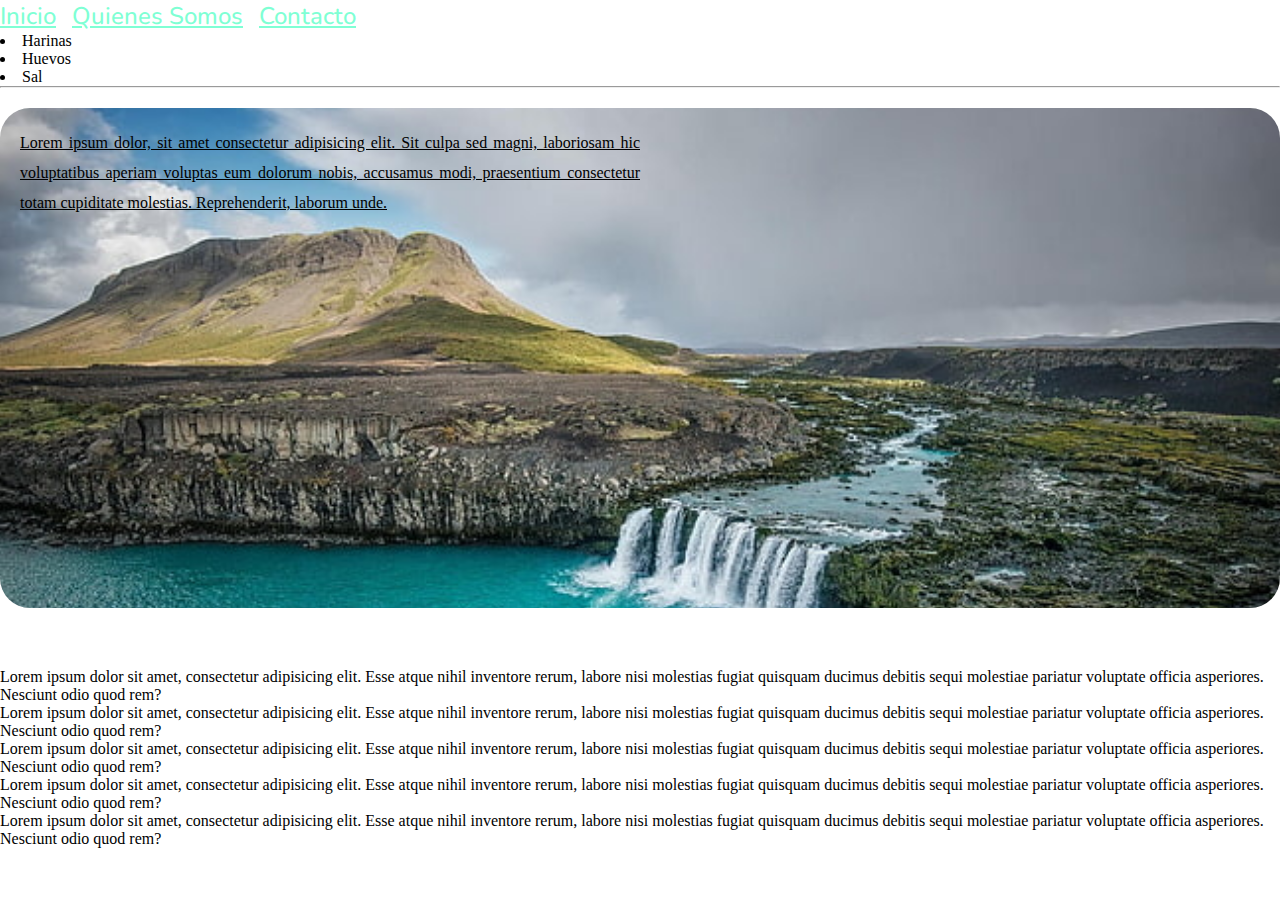
<file: Desarrollo_Web/index.html>
<!DOCTYPE html>
<html lang="en">
<head>
    <meta charset="UTF-8">
    <meta name="viewport" content="width=device-width, initial-scale=1.0">
    <title>Codigo</title>
    <link rel="stylesheet" href="assets/css/style.css">
</head>
<body>
    <nav>
        <ul class="menu">
            <li><a href="index.html">Inicio</a></li>
            <li><a href="quienes_somos.html">Quienes Somos</a></li>
            <li><a href="contacto.html">Contacto</a></li>
        </ul>
    </nav>

    <ul class="ingredientes">
        <li>Harinas</li>
        <li>Huevos</li>
        <li>Sal</li>
    </ul>

    <hr>

    <div class="caja">
        <p>
            Lorem ipsum dolor, sit amet consectetur adipisicing elit. Sit culpa sed magni, laboriosam hic voluptatibus aperiam voluptas eum dolorum nobis, accusamus modi, praesentium consectetur totam cupiditate molestias. Reprehenderit, laborum unde.
        </p>
    </div>

    <p>
        Lorem ipsum dolor sit amet, consectetur adipisicing elit. Esse atque nihil inventore rerum, labore nisi molestias fugiat quisquam ducimus debitis sequi molestiae pariatur voluptate officia asperiores. Nesciunt odio quod rem?
    </p>
    <p>
        Lorem ipsum dolor sit amet, consectetur adipisicing elit. Esse atque nihil inventore rerum, labore nisi molestias fugiat quisquam ducimus debitis sequi molestiae pariatur voluptate officia asperiores. Nesciunt odio quod rem?
    </p>
    <p>
        Lorem ipsum dolor sit amet, consectetur adipisicing elit. Esse atque nihil inventore rerum, labore nisi molestias fugiat quisquam ducimus debitis sequi molestiae pariatur voluptate officia asperiores. Nesciunt odio quod rem?
    </p>
    <p>
        Lorem ipsum dolor sit amet, consectetur adipisicing elit. Esse atque nihil inventore rerum, labore nisi molestias fugiat quisquam ducimus debitis sequi molestiae pariatur voluptate officia asperiores. Nesciunt odio quod rem?
    </p>
    <p>
        Lorem ipsum dolor sit amet, consectetur adipisicing elit. Esse atque nihil inventore rerum, labore nisi molestias fugiat quisquam ducimus debitis sequi molestiae pariatur voluptate officia asperiores. Nesciunt odio quod rem?
    </p>
    
</body>
</html>
</file>
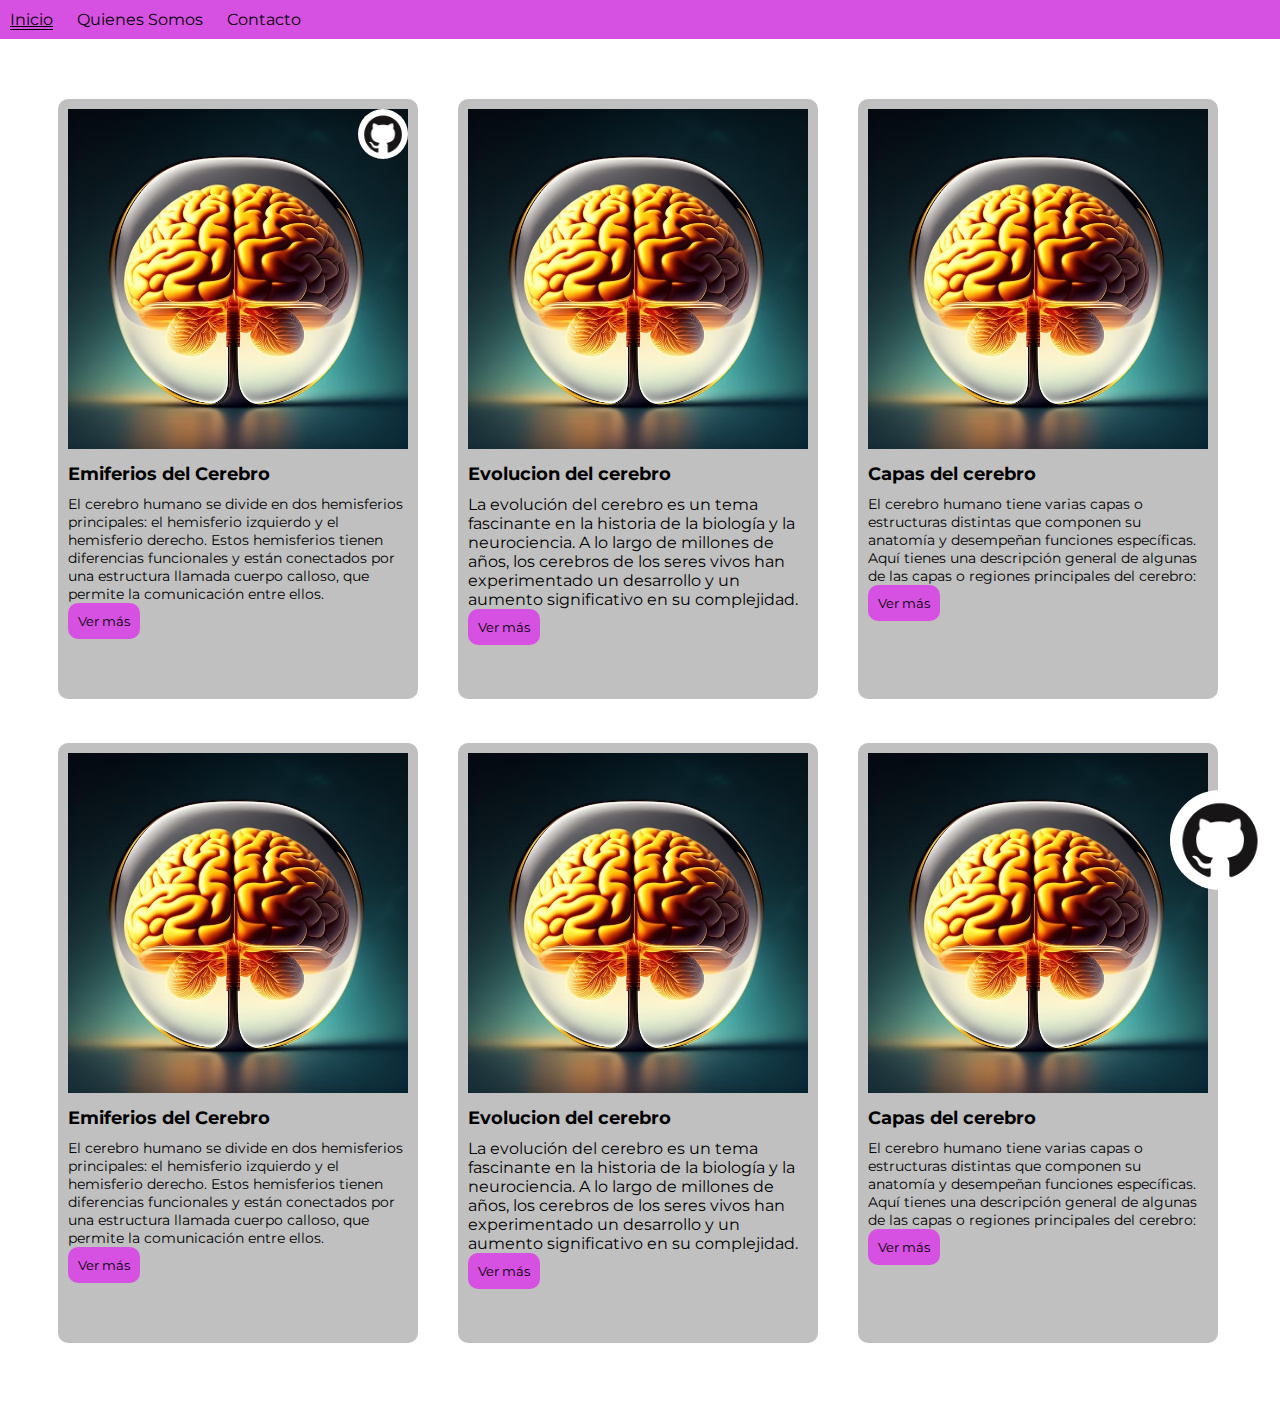
<file: Desarrollo_Web/Clase 4/index.html>
<!DOCTYPE html>
<html lang="en">
<head>
    <meta charset="UTF-8">
    <meta name="viewport" content="width=device-width, initial-scale=1.0">
    <title>Document</title>
    <link rel="stylesheet" href="assets/css/style.css">
</head>
<body>
    <header>
        <nav class="menu">
            <ul>
                <li class="menu__item active"><a href="index.html">Inicio</a></li>
                <li class="menu__item"><a href="quienes-somos.html">Quienes Somos</a></li>
                <li class="menu__item"><a href="contacto.html">Contacto</a></li>
            </ul>
        </nav>
    </header>

    <main>
        <div class="carta1">
            <img class="carta1_img" src="assets/img/cerebro.avif" alt="cerebro1">
            <h4 class="carta1_titulo">Emiferios del Cerebro</h4>
            <p class="carta1_parrafo">El cerebro humano se divide en dos hemisferios principales: el hemisferio izquierdo y el hemisferio derecho. Estos hemisferios tienen diferencias funcionales y están conectados por una estructura llamada cuerpo calloso, que permite la comunicación entre ellos. </p>
            <button class="carta1_boton">Ver más</button>
            <img class="carta1_github" src="assets/img/github.png" alt="Github">
        </div>
        <div class="carta1">
            <img class="carta1_img" src="assets/img/cerebro.avif" alt="cerebro2">
            <h4 class="carta1_titulo">Evolucion del cerebro</h4>
            <p class="carta2_parrafo">La evolución del cerebro es un tema fascinante en la historia de la biología y la neurociencia. A lo largo de millones de años, los cerebros de los seres vivos han experimentado un desarrollo y un aumento significativo en su complejidad.</p>
            <button class="carta1_boton">Ver más</button>
        </div>
        <div class="carta1">
            <img class="carta1_img" src="assets/img/cerebro.avif" alt="cerebro3">
            <h4 class="carta1_titulo">Capas del cerebro</h4>
            <p class="carta1_parrafo">El cerebro humano tiene varias capas o estructuras distintas que componen su anatomía y desempeñan funciones específicas. Aquí tienes una descripción general de algunas de las capas o regiones principales del cerebro:</p>
            <button class="carta1_boton">Ver más</button>
        </div>


        <div class="carta1">
            <img class="carta1_img" src="assets/img/cerebro.avif" alt="cerebro1">
            <h4 class="carta1_titulo">Emiferios del Cerebro</h4>
            <p class="carta1_parrafo">El cerebro humano se divide en dos hemisferios principales: el hemisferio izquierdo y el hemisferio derecho. Estos hemisferios tienen diferencias funcionales y están conectados por una estructura llamada cuerpo calloso, que permite la comunicación entre ellos. </p>
            <button class="carta1_boton">Ver más</button>
        </div>
        <div class="carta1">
            <img class="carta1_img" src="assets/img/cerebro.avif" alt="cerebro2">
            <h4 class="carta1_titulo">Evolucion del cerebro</h4>
            <p class="carta2_parrafo">La evolución del cerebro es un tema fascinante en la historia de la biología y la neurociencia. A lo largo de millones de años, los cerebros de los seres vivos han experimentado un desarrollo y un aumento significativo en su complejidad.</p>
            <button class="carta1_boton">Ver más</button>
        </div>
        <div class="carta1">
            <img class="carta1_img" src="assets/img/cerebro.avif" alt="cerebro3">
            <h4 class="carta1_titulo">Capas del cerebro</h4>
            <p class="carta1_parrafo">El cerebro humano tiene varias capas o estructuras distintas que componen su anatomía y desempeñan funciones específicas. Aquí tienes una descripción general de algunas de las capas o regiones principales del cerebro:</p>
            <button class="carta1_boton">Ver más</button>
        </div>

        <img class="github" src="assets/img/github.png" alt="Github">
    </main>
</body>
</html>
</file>
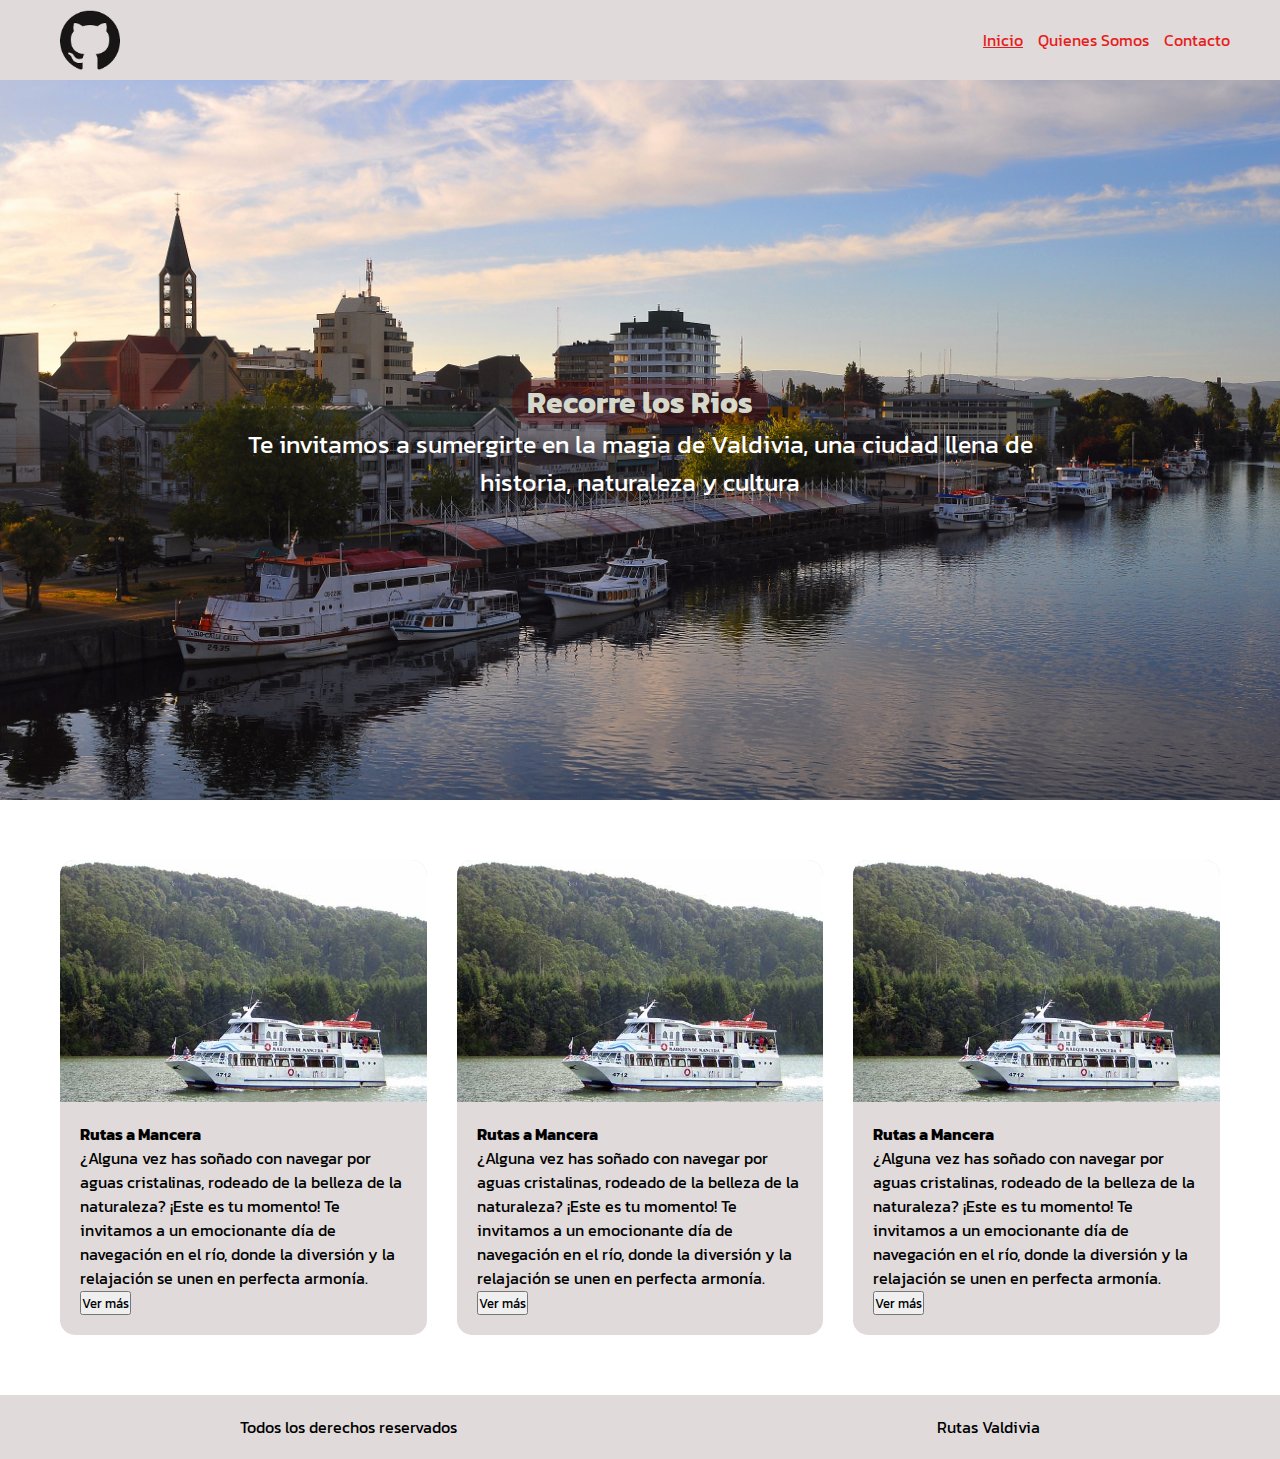
<file: Desarrollo_Web/Clase 5/index.html>
<!DOCTYPE html>
<html lang="en">
<head>
    <meta charset="UTF-8">
    <meta name="viewport" content="width=device-width, initial-scale=1.0">
    <title>CLase 5</title>
    <link rel="stylesheet" href="assets/css/style.css">
</head>
<body>
    <header>
        <img class="logo" src="assets/img/Github.png" alt="">
        <nav class="navbar">
            <ul class="menu">
                <li class="menu__item active"><a href="index.html">Inicio</a></li>
                <li class="menu__item"><a href="quienes-somos.html">Quienes Somos</a></li>
                <li class="menu__item"><a href="contacto.html">Contacto</a></li>
            </ul>
        </nav>
    </header>

    <main>
        <section class="imagenPrincipal">
            <h2>Recorre los Rios</h2>
            <p>Te invitamos a sumergirte en la magia de Valdivia, una ciudad llena de historia, naturaleza y cultura</p>
        </section>

        <!--TARJETA 1-->

        <section class="tarjetitas">
            <div class="tarjetita tarjetitauno">
                <img class="tarjetita__img" src="assets/img/mancera.jpg" alt="">
                <div class="informacion">
                    <h4 class="tarjetita__titulo">Rutas a Mancera</h4>
                    <p class="tarjetita__texto">¿Alguna vez has soñado con navegar por aguas cristalinas, rodeado de la belleza de la naturaleza? ¡Este es tu momento! Te invitamos a un emocionante día de navegación en el río, donde la diversión y la relajación se unen en perfecta armonía.</p>
                    <button class="tarjetita__boton">Ver más</button>
                </div>
            </div>

        <!--TARJETA 2-->

        <div class="tarjetita tarjetitados">
            <img class="tarjetita__img" src="assets/img/mancera.jpg" alt="">
            <div class="informacion">
                <h4 class="tarjetita__titulo">Rutas a Mancera</h4>
                <p class="tarjetita__texto">¿Alguna vez has soñado con navegar por aguas cristalinas, rodeado de la belleza de la naturaleza? ¡Este es tu momento! Te invitamos a un emocionante día de navegación en el río, donde la diversión y la relajación se unen en perfecta armonía.</p>
                <button class="tarjetita__boton">Ver más</button>
            </div>
        </div>
        
        <!--TARJETA 3-->

        <div class="tarjetita tarjetitatres">
            <img class="tarjetita__img" src="assets/img/mancera.jpg" alt="">
            <div class="informacion">
                <h4 class="tarjetita__titulo">Rutas a Mancera</h4>
                <p class="tarjetita__texto">¿Alguna vez has soñado con navegar por aguas cristalinas, rodeado de la belleza de la naturaleza? ¡Este es tu momento! Te invitamos a un emocionante día de navegación en el río, donde la diversión y la relajación se unen en perfecta armonía.</p>
                <button class="tarjetita__boton">Ver más</button>
            </div>
        </div>
        </section>

        <footer class="pie">
            <p>Todos los derechos reservados</p>
            <p>Rutas Valdivia</p>
        </footer>
    </main>
</body>
</html>
</file>
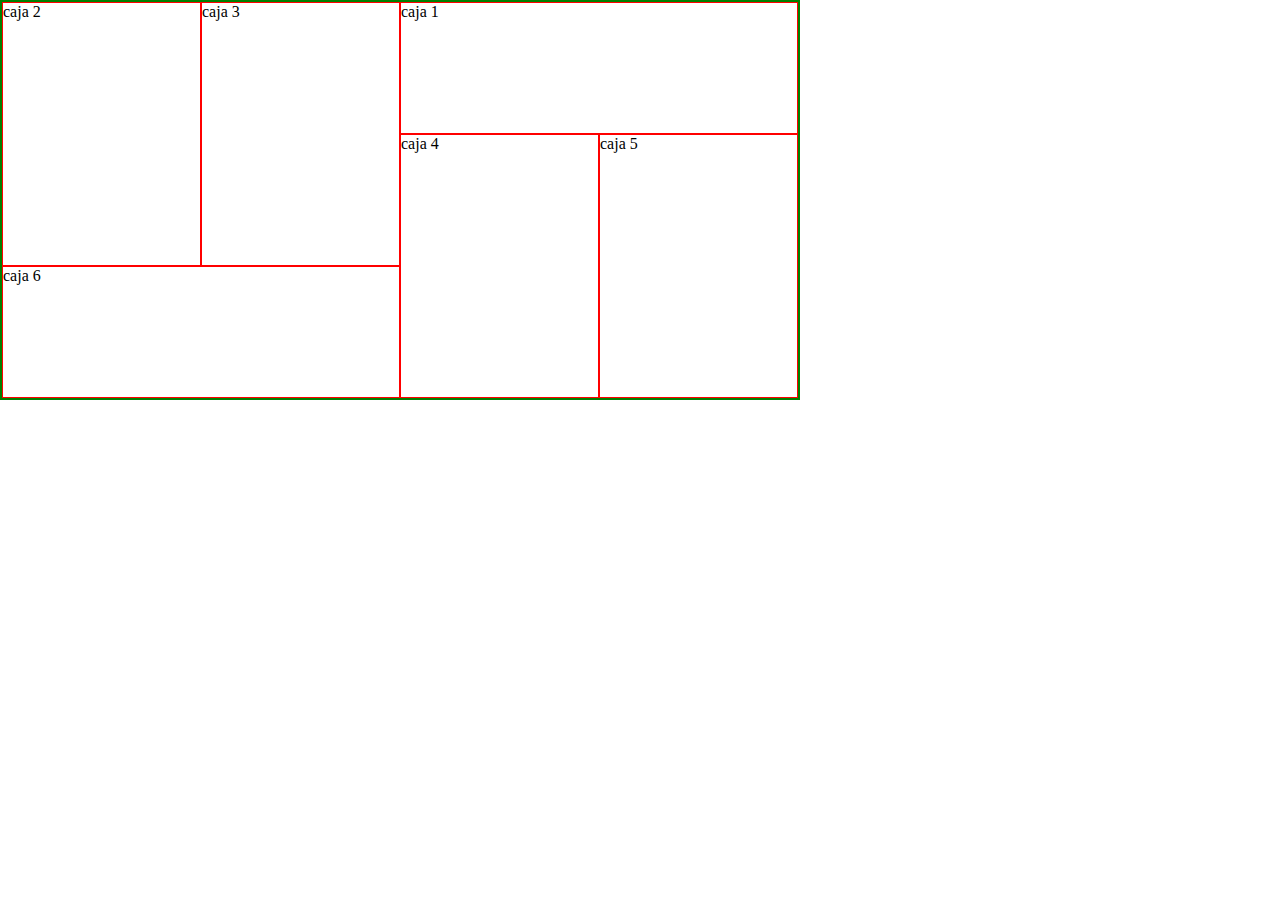
<file: Desarrollo_Web/Clase 6/index.html>
<!DOCTYPE html>
<html lang="en">
<head>
    <meta charset="UTF-8">
    <meta name="viewport" content="width=device-width, initial-scale=1.0">
    <title>Clase 6</title>
    <link rel="stylesheet" href="assets/css/index.css">
</head>
<body>

    <div class="contenedor">
        <div class="caja caja1">caja 1</div>
        <div class="caja caja2">caja 2</div>
        <div class="caja caja3">caja 3</div>
        <div class="caja caja4">caja 4</div>
        <div class="caja caja5">caja 5</div>
        <div class="caja caja6">caja 6</div>
    </div>
</body>
</html>
</file>
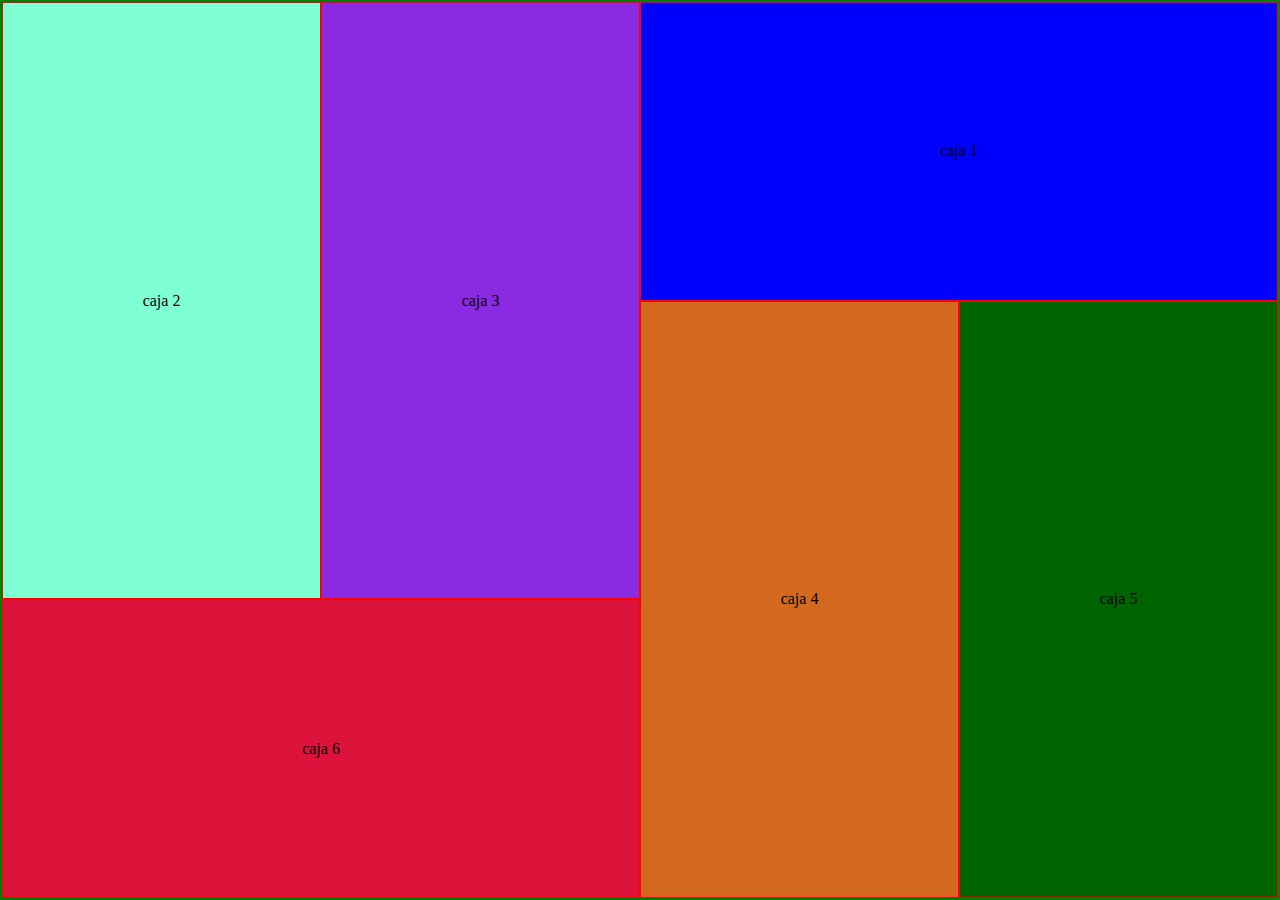
<file: Desarrollo_Web/Clase 7/index.html>
<!DOCTYPE html>
<html lang="en">
<head>
    <meta charset="UTF-8">
    <meta name="viewport" content="width=device-width, initial-scale=1.0">
    <title>Clase 7</title>
    <link rel="stylesheet" href="assets/css/index.css">
</head>
<body>

    <div class="contenedor">
        <div class="caja caja1">caja 1</div>
        <div class="caja caja2">caja 2</div>
        <div class="caja caja3">caja 3</div>
        <div class="caja caja4">caja 4</div>
        <div class="caja caja5">caja 5</div>
        <div class="caja caja6">caja 6</div>
    </div>
</body>
</html>
</file>
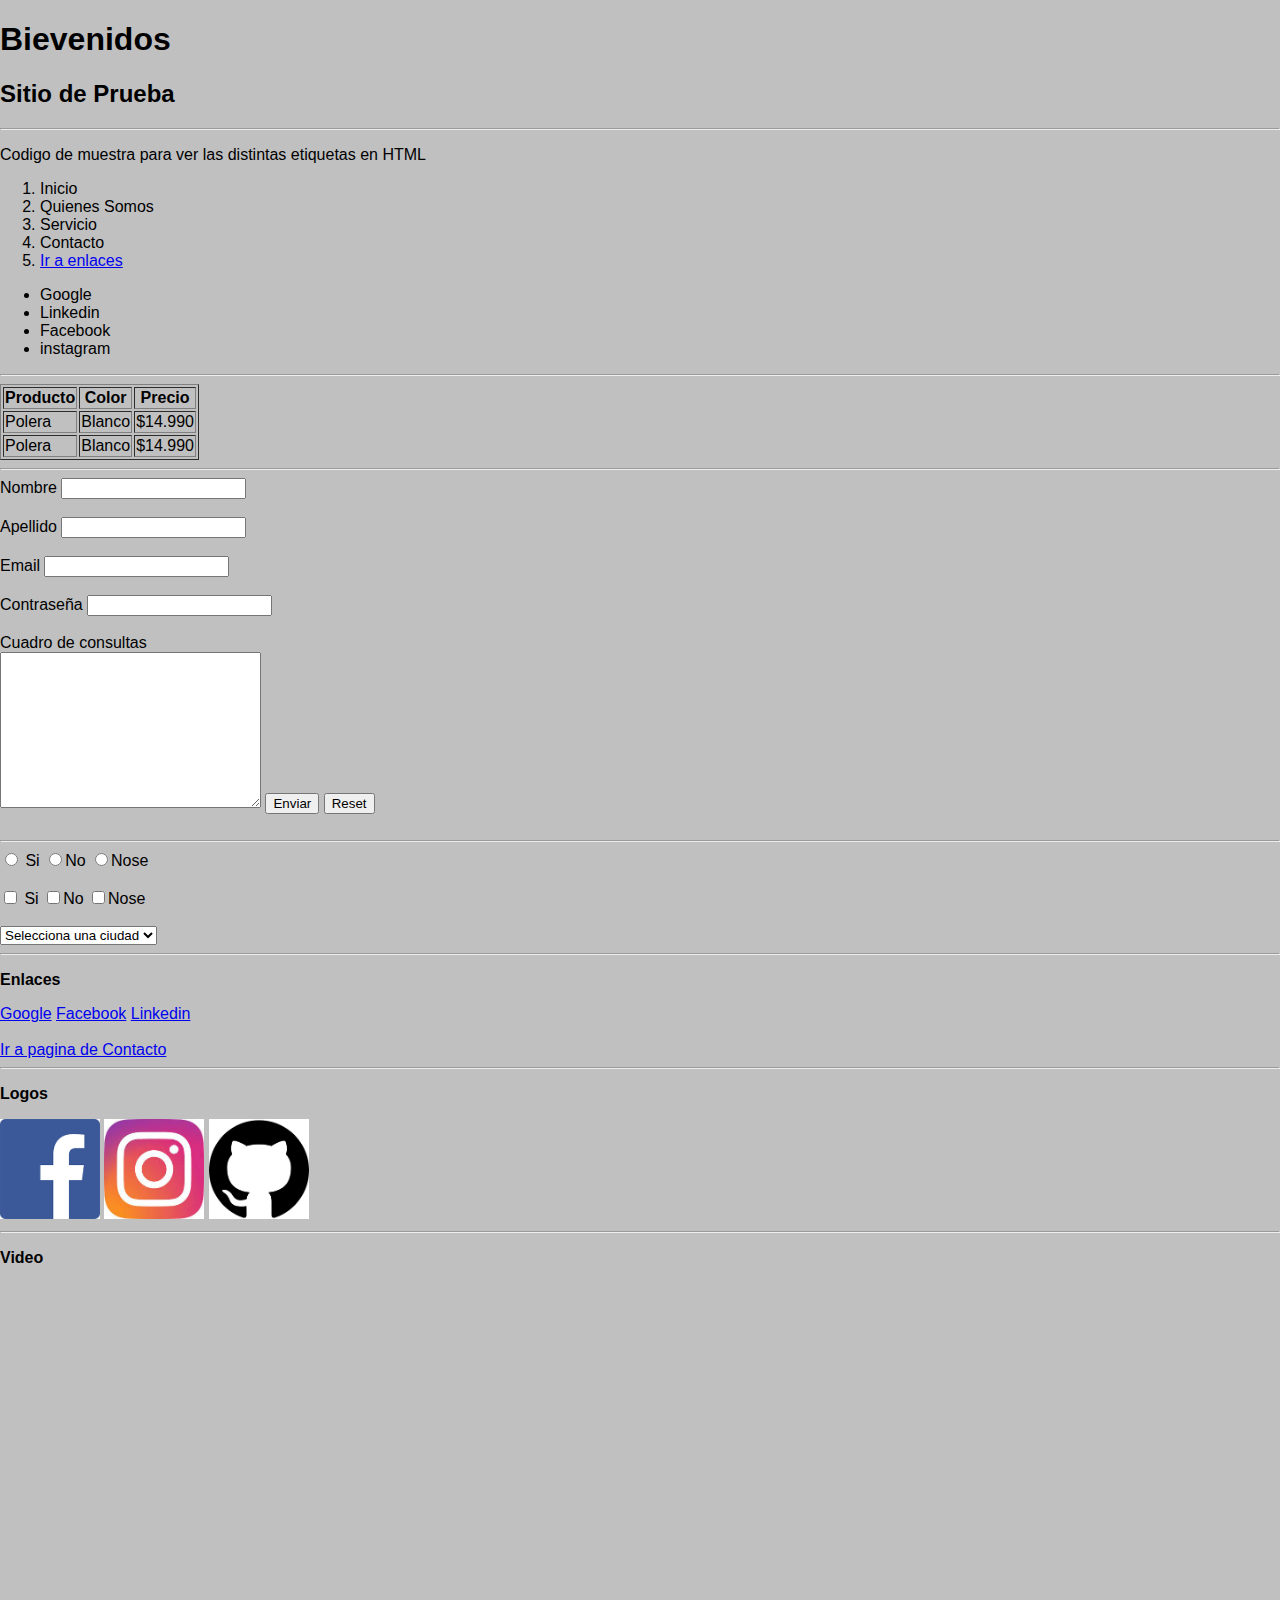
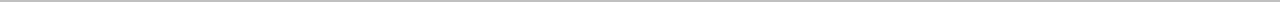
<file: Desarrollo_Web/codigo_muestra.html>
<!DOCTYPE html>
<html lang="en">

<head>
    <meta charset="UTF-8">
    <meta name="viewport" content="width=device-width, initial-scale=1.0">
    <title>Coder House</title>
    <link rel="shortcut icon" href="assets/img/Bandera.png" type="image/x-icon">
    <link rel="stylesheet" href="assets/css/style_muestra.css">
</head>
<body>
    <div>
        <h1>Bievenidos</h1>
        <h2>Sitio de Prueba</h2>
    </div>

    <hr>

    <p>Codigo de muestra para ver las distintas etiquetas en HTML</p>
    
    <!--Lista ordenada-->
    <ol>
        <li>Inicio</li>
        <li>Quienes Somos</li>
        <li>Servicio</li>
        <li>Contacto</li>
        <li>
            <a href=#enlaces>Ir a enlaces</a>
        </li>
    </ol>
    <!--Lista desordenada-->
    <ul>
        <li>Google</li>
        <li>Linkedin</li>
        <li>Facebook</li>
        <li>instagram</li>
    </ul>

    <hr>
    <!--Armado de tabla-->
    <table border="1">
        <tr>
            <th>Producto</th>
            <th>Color</th>
            <th>Precio</th>
        </tr>
        <tr>
            <td>Polera</td>
            <td>Blanco</td>
            <td>$14.990</td>
        </tr>
        <tr>
            <td>Polera</td>
            <td>Blanco</td>
            <td>$14.990</td>
        </tr>
    </table>
    
    <hr>
    <!--Cuadros para Formulario-->
    <form>
        <label for="nombre">Nombre</label>
        <input type="text" id="nombre" required>
        <br>
        <br>
        <label for="apellido">Apellido</label>
        <input type="text" id="apellido" required>
        <br>
        <br>
        <label for="email">Email</label>
        <input type="email" id="email" required>
        <br>
        <br>
        <label for="constraseña">Contraseña</label>
        <input type="password" id="constraseña" required>
        <br>
        <br>
            <!--Cuadro de consultas-->
        <label for="mensaje">Cuadro de consultas</label> <br>
        <textarea name="" id="mensaje" cols="30" rows="10"></textarea>
        <button type="submit">Enviar</button>
        <button type="reset">Reset</button>


        <br>
        <br>

        <hr>
        <label for="si">
            <input type="radio" name="si/no" id=""> Si
        </label>
        <label for="no">
            <input type="radio" name="si/no" id="">No
        </label>
        <label for="nose">
            <input type="radio" name="si/no" id="">Nose
        </label>

        <br>
        <br>
        <!--        Seleccion Multiple-->
        <label for="sicheck">
            <input type="checkbox" name="sionocheck" id="sicheck"> Si
        </label>
        <label for="nocheck">
            <input type="checkbox" name="sionocheck" id="nocheck">No
        </label>
        <label for="nosecheck">
            <input type="checkbox" name="sionocheck" id="nosecheck">Nose
        </label>

        <br>
        <br>

        <select name="" id="">
            <option disabled selected>Selecciona una ciudad</option>
            <option>Valdivia</option>
            <option>Osorno</option>
            <option>Temuco</option>
        </select>

        <hr>
        <p><strong id="enlaces">Enlaces</strong></p>
        <!--        Enalaces        -->
        <a href="https://www.google.com" target="_blank">Google</a>
        <a href="https://www.facebook.com" target="_blank">Facebook</a>
        <a href="https://www.lindekind.com" target="_blank">Linkedin</a>
        <br>
        <br>

        <a href="contacto.html">Ir a pagina de Contacto</a>
    </form>



    <hr>
    <p><strong id="enlaces">Logos</strong></p>
    <img src="assets/img/facebook.png" alt="Facebook" width="100px" title="Fabook">
    <img src="assets/img/instagram.jfif" alt="Instagram" width="100px" title="Instagram">
    <img src="assets/img/Github.png" alt="Github" width="100px" title="Github">
    <hr>

    <p><strong id="enlaces">Video</strong></p>
    <iframe width="560" height="315" src="https://www.youtube.com/embed/7LeYGpi9Xhc?si=_DIxsLkzsI509frg" title="YouTube video player" frameborder="0" allow="accelerometer; autoplay; clipboard-write; encrypted-media; gyroscope; picture-in-picture; web-share" allowfullscreen></iframe>

</body>
</html>
</file>
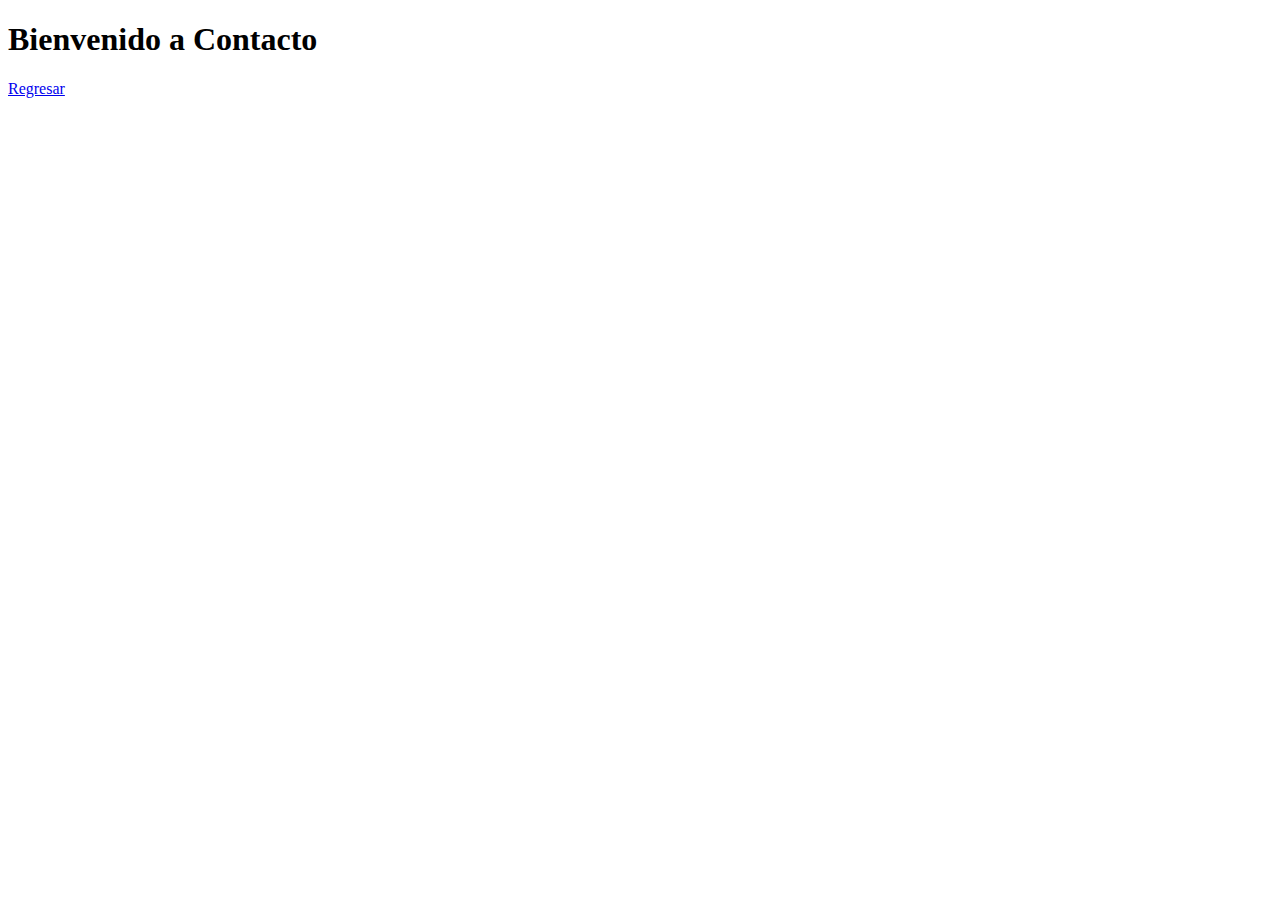
<file: Desarrollo_Web/contacto.html>
<!DOCTYPE html>
<html lang="en">
<head>
    <meta charset="UTF-8">
    <meta name="viewport" content="width=device-width, initial-scale=1.0">
    <title>Contacto</title>
</head>
<body>
    <h1>Bienvenido a Contacto</h1>
    <a href="index.html">Regresar</a>
</body>
</html>
</file>
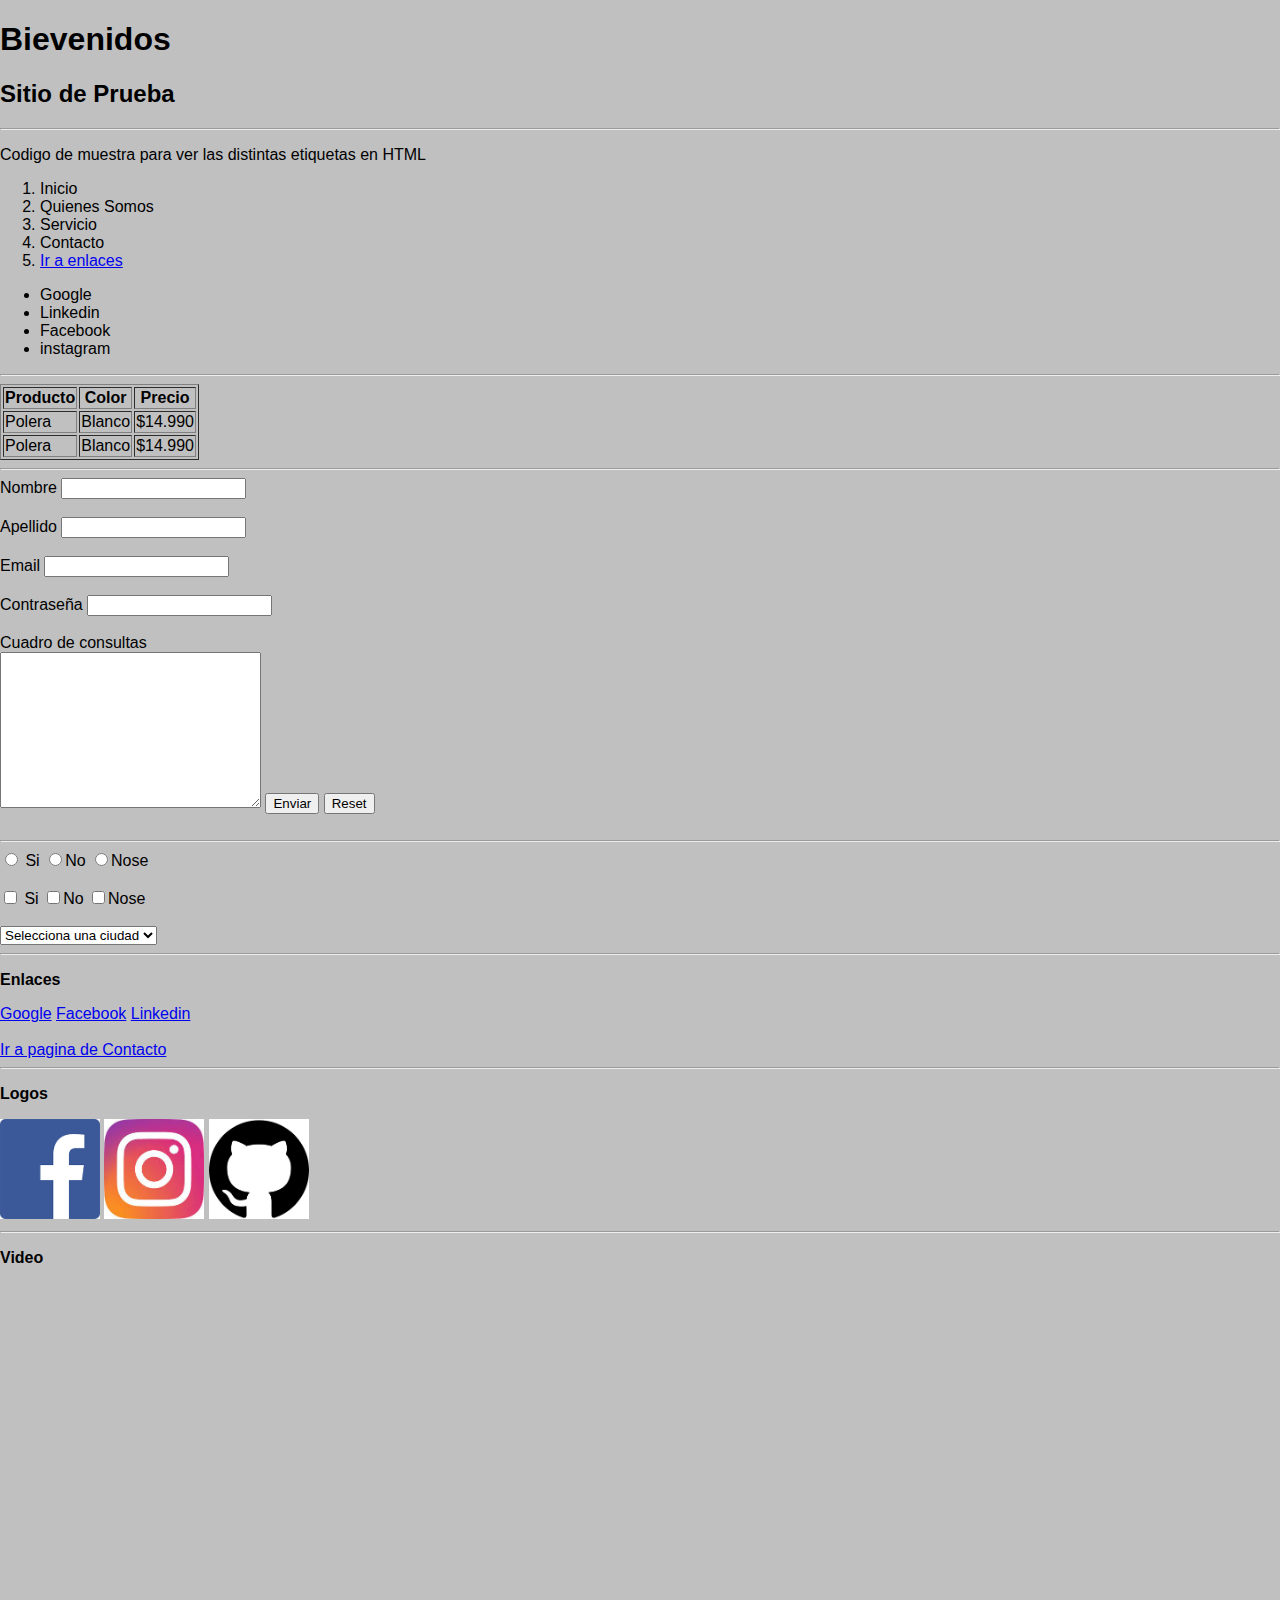
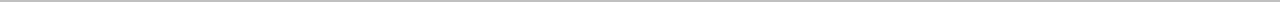
<file: Desarrollo_Web/Clase 3/codigo_muestra.html>
<!DOCTYPE html>
<html lang="en">

<head>
    <meta charset="UTF-8">
    <meta name="viewport" content="width=device-width, initial-scale=1.0">
    <title>Coder House</title>
    <link rel="shortcut icon" href="assets/img/Bandera.png" type="image/x-icon">
    <link rel="stylesheet" href="assets/css/style_muestra.css">
</head>
<body>
    <div>
        <h1>Bievenidos</h1>
        <h2>Sitio de Prueba</h2>
    </div>

    <hr>

    <p>Codigo de muestra para ver las distintas etiquetas en HTML</p>
    
    <!--Lista ordenada-->
    <ol>
        <li>Inicio</li>
        <li>Quienes Somos</li>
        <li>Servicio</li>
        <li>Contacto</li>
        <li>
            <a href=#enlaces>Ir a enlaces</a>
        </li>
    </ol>
    <!--Lista desordenada-->
    <ul>
        <li>Google</li>
        <li>Linkedin</li>
        <li>Facebook</li>
        <li>instagram</li>
    </ul>

    <hr>
    <!--Armado de tabla-->
    <table border="1">
        <tr>
            <th>Producto</th>
            <th>Color</th>
            <th>Precio</th>
        </tr>
        <tr>
            <td>Polera</td>
            <td>Blanco</td>
            <td>$14.990</td>
        </tr>
        <tr>
            <td>Polera</td>
            <td>Blanco</td>
            <td>$14.990</td>
        </tr>
    </table>
    
    <hr>
    <!--Cuadros para Formulario-->
    <form>
        <label for="nombre">Nombre</label>
        <input type="text" id="nombre" required>
        <br>
        <br>
        <label for="apellido">Apellido</label>
        <input type="text" id="apellido" required>
        <br>
        <br>
        <label for="email">Email</label>
        <input type="email" id="email" required>
        <br>
        <br>
        <label for="constraseña">Contraseña</label>
        <input type="password" id="constraseña" required>
        <br>
        <br>
            <!--Cuadro de consultas-->
        <label for="mensaje">Cuadro de consultas</label> <br>
        <textarea name="" id="mensaje" cols="30" rows="10"></textarea>
        <button type="submit">Enviar</button>
        <button type="reset">Reset</button>


        <br>
        <br>

        <hr>
        <label for="si">
            <input type="radio" name="si/no" id=""> Si
        </label>
        <label for="no">
            <input type="radio" name="si/no" id="">No
        </label>
        <label for="nose">
            <input type="radio" name="si/no" id="">Nose
        </label>

        <br>
        <br>
        <!--        Seleccion Multiple-->
        <label for="sicheck">
            <input type="checkbox" name="sionocheck" id="sicheck"> Si
        </label>
        <label for="nocheck">
            <input type="checkbox" name="sionocheck" id="nocheck">No
        </label>
        <label for="nosecheck">
            <input type="checkbox" name="sionocheck" id="nosecheck">Nose
        </label>

        <br>
        <br>

        <select name="" id="">
            <option disabled selected>Selecciona una ciudad</option>
            <option>Valdivia</option>
            <option>Osorno</option>
            <option>Temuco</option>
        </select>

        <hr>
        <p><strong id="enlaces">Enlaces</strong></p>
        <!--        Enalaces        -->
        <a href="https://www.google.com" target="_blank">Google</a>
        <a href="https://www.facebook.com" target="_blank">Facebook</a>
        <a href="https://www.linkedin.com" target="_blank">Linkedin</a>
        <br>
        <br>

        <a href="contacto.html">Ir a pagina de Contacto</a>
    </form>



    <hr>
    <p><strong id="enlaces">Logos</strong></p>
    <img src="assets/img/facebook.png" alt="Facebook" width="100px" title="Fabook">
    <img src="assets/img/instagram.jfif" alt="Instagram" width="100px" title="Instagram">
    <img src="assets/img/Github.png" alt="Github" width="100px" title="Github">
    <hr>

    <p><strong id="enlaces">Video</strong></p>
    <iframe width="560" height="315" src="https://www.youtube.com/embed/7LeYGpi9Xhc?si=_DIxsLkzsI509frg" title="YouTube video player" frameborder="0" allow="accelerometer; autoplay; clipboard-write; encrypted-media; gyroscope; picture-in-picture; web-share" allowfullscreen></iframe>

</body>
</html>
</file>
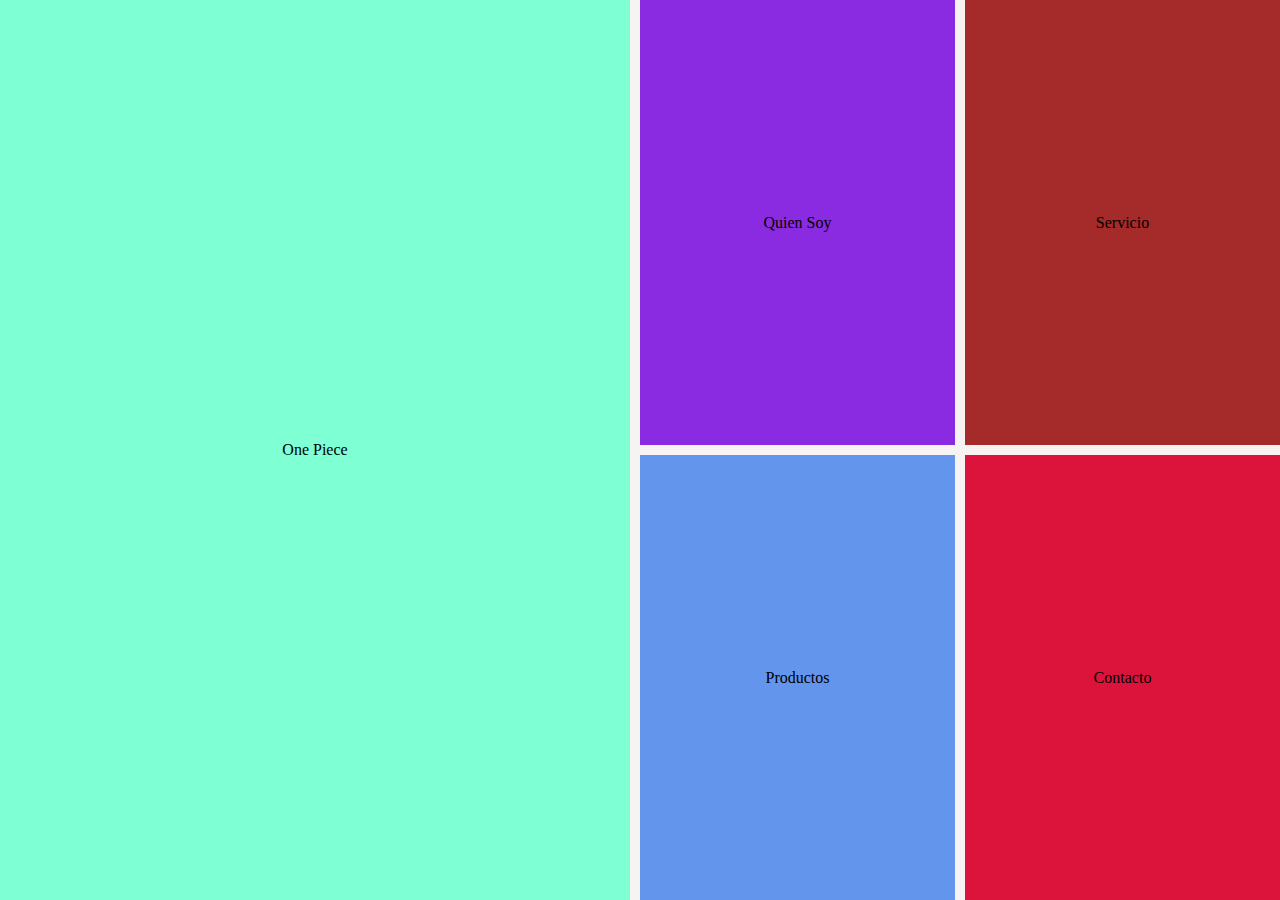
<file: Desarrollo_Web/Clase 6/ejemplo.html>
<!DOCTYPE html>
<html lang="en">
<head>
    <meta charset="UTF-8">
    <meta name="viewport" content="width=device-width, initial-scale=1.0">
    <title>Ejemplo Grid</title>
    <link rel="stylesheet" href="assets/css/ejemplo.css">
</head>
<body>

    <div class="container">
        <div class="logo">One Piece</div>
        <div class="quienSoy">Quien Soy</div>
        <div class="servicios">Servicio</div>
        <div class="productos">Productos</div>
        <div class="contacto">Contacto</div>
    </div>
    
</body>
</html>
</file>
<file: Desarrollo_Web/assets/css/style.css>
@import url('https://fonts.googleapis.com/css2?family=Nunito:wght@200;300;400;500;600;700;800;900&display=swap');

* {
    padding: 0;
    margin: 0;
    box-sizing: border-box;
}


.menu {
    list-style-type: none;
    font-weight: 500;
    font-size: 24px;
}

.menu li {
    display: inline;
    margin-right: 10px;
}

.menu li a {
    color: aquamarine;
    font-family: 'Nunito', sans-serif;

}

.ingredientes {
    list-style-position: inside;
}

.caja {
    width: 100%;

    height: 500px;
    background-color: #a8579b;
    margin: 20px 0 60px 0;
    padding: 20px 20px 20px 20px;

    background-image: url("../img/paisaje.jpg");
    background-size: cover;
    background-repeat: no-repeat;
    background-position: center center;
    background-attachment: fixed;
    border-radius: 30px;
}

.caja p {
    text-align: justify;
    line-height: 30px;
    text-decoration:underline;
    width: 50%;
}
</file>
<file: Desarrollo_Web/Clase 4/assets/css/style.css>
@import url('https://fonts.googleapis.com/css2?family=Montserrat:wght@300;400;700&family=Nunito:wght@200;300;400;500;600;700;800;900&display=swap');


* {
    margin: 0;
    padding: 0;
    box-sizing: border-box;
    font-family: 'Montserrat', sans-serif;
}

.menu {
    list-style: none;
    background-color: #d651e2;
    padding-block: 10px;
    position: sticky;
    top: 0;
    z-index: 1;

}

.menu__item {
    display: inline-block;
    margin-inline: 10px;
}

.menu__item a {
    color: black;
    text-decoration:none;
}

.menu__item.active a, 
.menu__item a:hover {
    text-decoration: underline double;
}

main {
    padding: 40px;
}

/*CODIGO CARTA1*/

.carta1 {
    width: 30%;
    height: 600px;
    background-color: silver;
    padding: 10px;
    border-radius: 10px;
    display: inline-block;
    margin-inline: 1.5%;
    margin-block: 20px;
    overflow: auto;
    position: relative;
}

.carta1_img {
    width: 100%;
}

.carta1_titulo {
    font-size: 18px;
}

.carta1_parrafo {
    font-size: 14px;
}

.carta1_boton {
    background-color: #d651e2;
    border: none;
    padding: 10px;
    border-radius: 10px;
}

.carta1_img,
.carta1_titulo,
.carta_parrafo {
    margin-bottom: 10px;
}

.carta1_github {
    width: 50px;
    border-radius: 50%;
    position: absolute;
    top: 10px;
    right: 10px;

}

/**/

.github {
    position: fixed;
    bottom: 10px;
    right:10px ;
    width: 100px;
    border-radius: 50%;
}
</file>
<file: Desarrollo_Web/Clase 5/assets/css/style.css>
@import url('https://fonts.googleapis.com/css2?family=Kanit:ital,wght@0,100;0,300;0,400;0,600;0,700;1,800&display=swap');


* {
    padding: 0;
    margin: 0;
    box-sizing: border-box;
    font-family: 'Kanit', sans-serif;
}

header {
    background-color: #e0dada;
    display: flex;
    justify-content: space-between;
    padding-inline: 50px;
}


.logo {
    width: 80px;
}

.navbar {
    display: flex;
    align-items: center;
}

.menu {
    display: flex;
    list-style-type: none;
    gap: 15px;
}

.menu__item a{
    color: #e71d1d;
    text-decoration: none;
}

.menu__item.active a {
    text-decoration: underline;
}

/*CODIGO MAIN*/

.imagenPrincipal {
    height: 80vh;
    background-image: url("../img/valdivia.jpg");
    background-repeat: no-repeat;
    background-size: cover;
    background-position: center center;
    display: flex;
    justify-content: center;
    align-items: center;
    flex-direction: column;
    padding-inline: 200px;
}

.imagenPrincipal h2 {
    color: rgba(223, 228, 213, 0.966);
    background-color: rgba(90, 0, 0, 0.322);
    padding-inline: 15px;
    font-size: 30px;
    border-radius: 20px;
}

.imagenPrincipal p {
    color: white;
    text-align: center;
    font-size: 25px;
}

/*CODIGO TARJETAS*/


.tarjetitas {
    padding: 60px;
    display: flex;
    gap: 30px;
}
.tarjetita {
    background-color: #e0dada;
    border-radius: 15px;
    overflow: hidden;
    display: flex;
    flex-direction: column;
    gap: 20px;
    flex: 1;
}

.informacion {
    padding: 0 20px 20px 20px;
}

.tarjetita__img {
    max-width: 100%;
}

.pie {
    background-color:#e0dada;
    text-align: center;
    padding-block: 20px;
    display: flex;
    justify-content: space-around;
}
</file>
<file: Desarrollo_Web/Clase 6/assets/css/index.css>
* {
    padding: 0;
    margin: 0;
    box-sizing: border-box;
}

.contenedor {
    border: 2px solid green;
    width: 800px;
    height: 400px;
    display: grid;
    grid-template-columns: repeat(4,1fr);
    grid-template-rows: 1fr 1fr 1fr ;
    grid-template-areas: 
        "caja2 caja3 caja1 caja1"
        "caja2 caja3 caja4 caja5"
        "caja6 caja6 caja4 caja5"
}

.caja {
    border: 1px solid red;
}

.caja1 {
    grid-area: caja1;
}

.caja2 {
    grid-area: caja2;
}

.caja3 {
    grid-area: caja3;
}

.caja4 {
    grid-area: caja4;
}

.caja5 {
    grid-area: caja5;
}

.caja6 {
    grid-area: caja6;
}
</file>
<file: Desarrollo_Web/Clase 7/assets/css/index.css>
* {
    padding: 0;
    margin: 0;
    box-sizing: border-box;
}

.contenedor {
    border: 2px solid green;
    height: 100vh;
    display: grid;
    grid-template-columns: repeat(4,1fr);
    grid-template-rows: 1fr 1fr 1fr ;
    grid-template-areas: 
        "caja2 caja3 caja1 caja1"
        "caja2 caja3 caja4 caja5"
        "caja6 caja6 caja4 caja5"
}

.caja {
    border: 1px solid red;
    display: flex;
    justify-content: center;
    align-items: center;
}

.caja1 {
    grid-area: caja1;
    background-color: blue;
}

.caja2 {
    grid-area: caja2;
    background-color: aquamarine;
}

.caja3 {
    grid-area: caja3;
    background-color: blueviolet;
}

.caja4 {
    grid-area: caja4;
    background-color: chocolate;
}

.caja5 {
    grid-area: caja5;
    background-color: darkgreen;
}

.caja6 {
    grid-area: caja6;
    background-color: crimson;
}

@media screen and (max-width: 768px) {

    .contenedor {
        grid-template-columns: 1fr 1fr;
        grid-template-rows: repeat(3, 1fr) ;
        grid-template-areas: 
        "caja1 caja2"
        "caja3 caja4"
        "caja5 caja6";
    }

}

@media screen and (max-width: 480px) {

    .contenedor {
        grid-template-columns: 1fr;
        grid-template-rows: repeat(6, 1fr) ;
        grid-template-areas: 
        "caja1"
        "caja2"
        "caja3"
        "caja4"
        "caja5"
        "caja6"

    }

    .caja {
        background-color: rgb(207, 207, 14);
        color: rgb(59, 8, 243);
    }

}
</file>
<file: Desarrollo_Web/assets/css/style_muestra.css>
body {
    padding: 0;
    margin: 0;
    font-family: Arial, Helvetica, sans-serif;
    background-color: silver;
}
</file>
<file: Desarrollo_Web/Clase 3/assets/css/style_muestra.css>
body {
    padding: 0;
    margin: 0;
    font-family: Arial, Helvetica, sans-serif;
    background-color: silver;
}
</file>
<file: Desarrollo_Web/Clase 6/assets/css/ejemplo.css>
* {
    margin: 0;
    padding: 0;
    box-sizing: border-box;
}

.container {
    background-color: #f8f3f3;
    width: 100%;
    height: 100vh;
    display: grid;
    grid-template-columns: repeat(4, 1fr);
    grid-template-columns: 2fr 1fr 1fr; 
    /* grid-template-rows: 1fr 1fr; */
    grid-template-areas:
        "logo quienSoy  servicios"
        "logo productos contacto";
    gap: 10px;
}

.logo {
    /* grid-column: 1/3;
    grid-row: 1/3; */
    grid-area: logo; 
    background-color: aquamarine;
}

.quienSoy {
    grid-area: quienSoy;
    background-color: blueviolet;
}

.servicios {
    grid-area: servicios;
    background-color: brown;
}

.productos { 
    grid-area: productos;
    background-color: cornflowerblue;
}

.contacto { 
    grid-area: contacto;
    background-color: crimson;
}

.container > div {
    display: grid;
    place-items: center;
}
</file>
